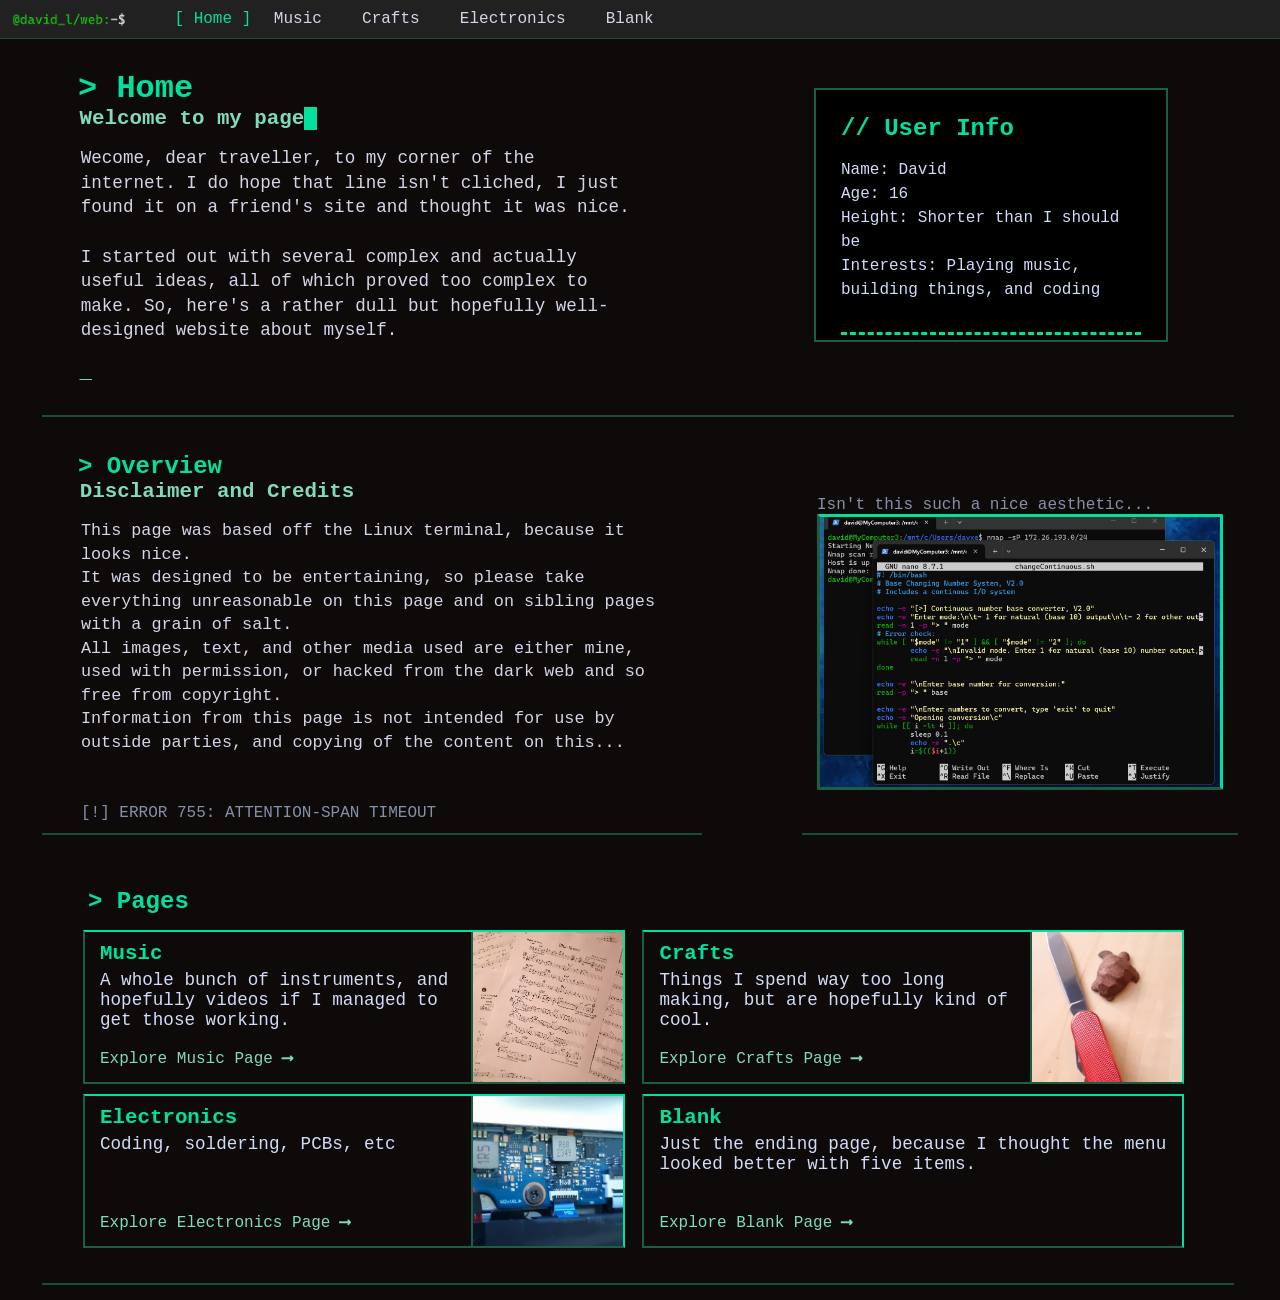
<file: index.html>
<!DOCTYPE html>
<html>
    <head>
        <meta charset="UTF-8">
        <meta name="viewport" content="width=device-width, initial-scale=1.0">
        <title>Homepage</title>
        <link rel="stylesheet" href="resources/format.css">
        <meta name="viewport" content="width=device-width, initial-scale=1.0">
    </head>

    <body>
        <header>
            <!-- START OF HEADER SECTION -->
            <p><img src="resources/username-final.png" alt="Username" class="floatright"></img></p>

            <!-- START OF MENU SECTION: For styling purposes, current page is not a paragraph, not a link -->
            <ul>
                <li><p>[ Home ]</p></li>
                <li><a href="1-music.html">Music</a></li>
                <li><a href="2-crafts.html">Crafts</a></li>
                <li><a href="3-electric.html">Electronics</a></li>
                <li><a href="4-blank.html">Blank</a></li>
            </ul> <!-- END OF MENU SECTION -->
        </header> <!-- END OF HEADER SECTION -->

        <div id="container"> <!-- START OF CONTAINER -->
            <div class="contentBar" id="intro"> <!-- START OF INTRO SECTION -->
                <div class="textBox">
                    <h1>> Home</h1>
                    <h2>Welcome to my page<mark>-</mark></h2>
                    <p>Wecome, dear traveller, to my corner of the internet. I do hope that line isn't cliched, I just found it on a friend's site and thought it was nice. <br><br>
                        I started out with several complex and actually useful ideas, all of which proved too complex to make.
                        So, here's a rather dull but hopefully well-designed website about myself.
                    </p>
                    <h2>_</h2>
                </div>

                <div class="terminal">
                    <h1>// User Info</h1>
                    <p>Name: David<br>Age: 16<br>Height: Shorter than I should be
                    <br>Interests: Playing music, building things, and coding
                    <br></p>
                    
                </div>
                
            </div> <!-- END OF INTRO SECTION -->

            <div class="contentBar splitLine">
                <div class="textBox">
                    <h1>> Overview</h1>
                    <h2>Disclaimer and Credits</h2>
                    <p>This page was based off the Linux terminal, because it looks nice. <br>
                    It was designed to be entertaining, so please take everything unreasonable on this page and on sibling pages with a grain of salt. <br>
                    All images, text, and other media used are either mine, used with permission, or hacked from the dark web and so free from copyright. <br>
                    Information from this page is not intended for use by outside parties, and copying of the content on this... <br><br><br><code>[!] ERROR 755: ATTENTION-SPAN TIMEOUT</code></p>
                    
                </div>

                <div class="imgCont">
                    <code>Isn't this such a nice aesthetic...</code>
                    <img src="resources/bash2.png" alt="another filler">
                </div>
            </div>

            <!-- START OF CONTENTS SECTION -->
            <div class="contentBar package" id="four">
                <div class="textBox">
                    <h1>> Pages</h1>
                </div>
                <div class="fourth box">
                    <img src="resources/music.jpg" alt="filler image">
                    <h1>Music</h1>
                    <p>A whole bunch of instruments, and hopefully videos if I managed to get those working.</p>
                    <a href="1-music.html">Explore Music Page <strong>⟶</strong></a>
                </div>
                <div class="fourth box">
                    <img src="resources/craft-update.jpg" alt="filler image">
                    <h1>Crafts</h1>
                    <p>Things I spend way too long making, but are hopefully kind of cool.</p>
                    <a href="2-crafts.html">Explore Crafts Page <strong>⟶</strong></a>
                </div>
                <div class="fourth box">
                    <img src="resources/chip.jpg" alt="filler image">
                    <h1>Electronics</h1>
                    <p>Coding, soldering, PCBs, etc</p>
                    <a href="3-electric.html">Explore Electronics Page <strong>⟶</strong></a>
                </div>
                <div class="fourth box">
                    <h1>Blank</h1>
                    <p>Just the ending page, because I thought the menu looked better with five items.</p>
                    <a href="4-blank.html">Explore Blank Page <strong>⟶</strong></a>
                </div>
            </div> <!-- END OF CONTENTS SECTION -->
        </div> <!-- END OF CONTAINER -->
    </body>
</html>
</file>
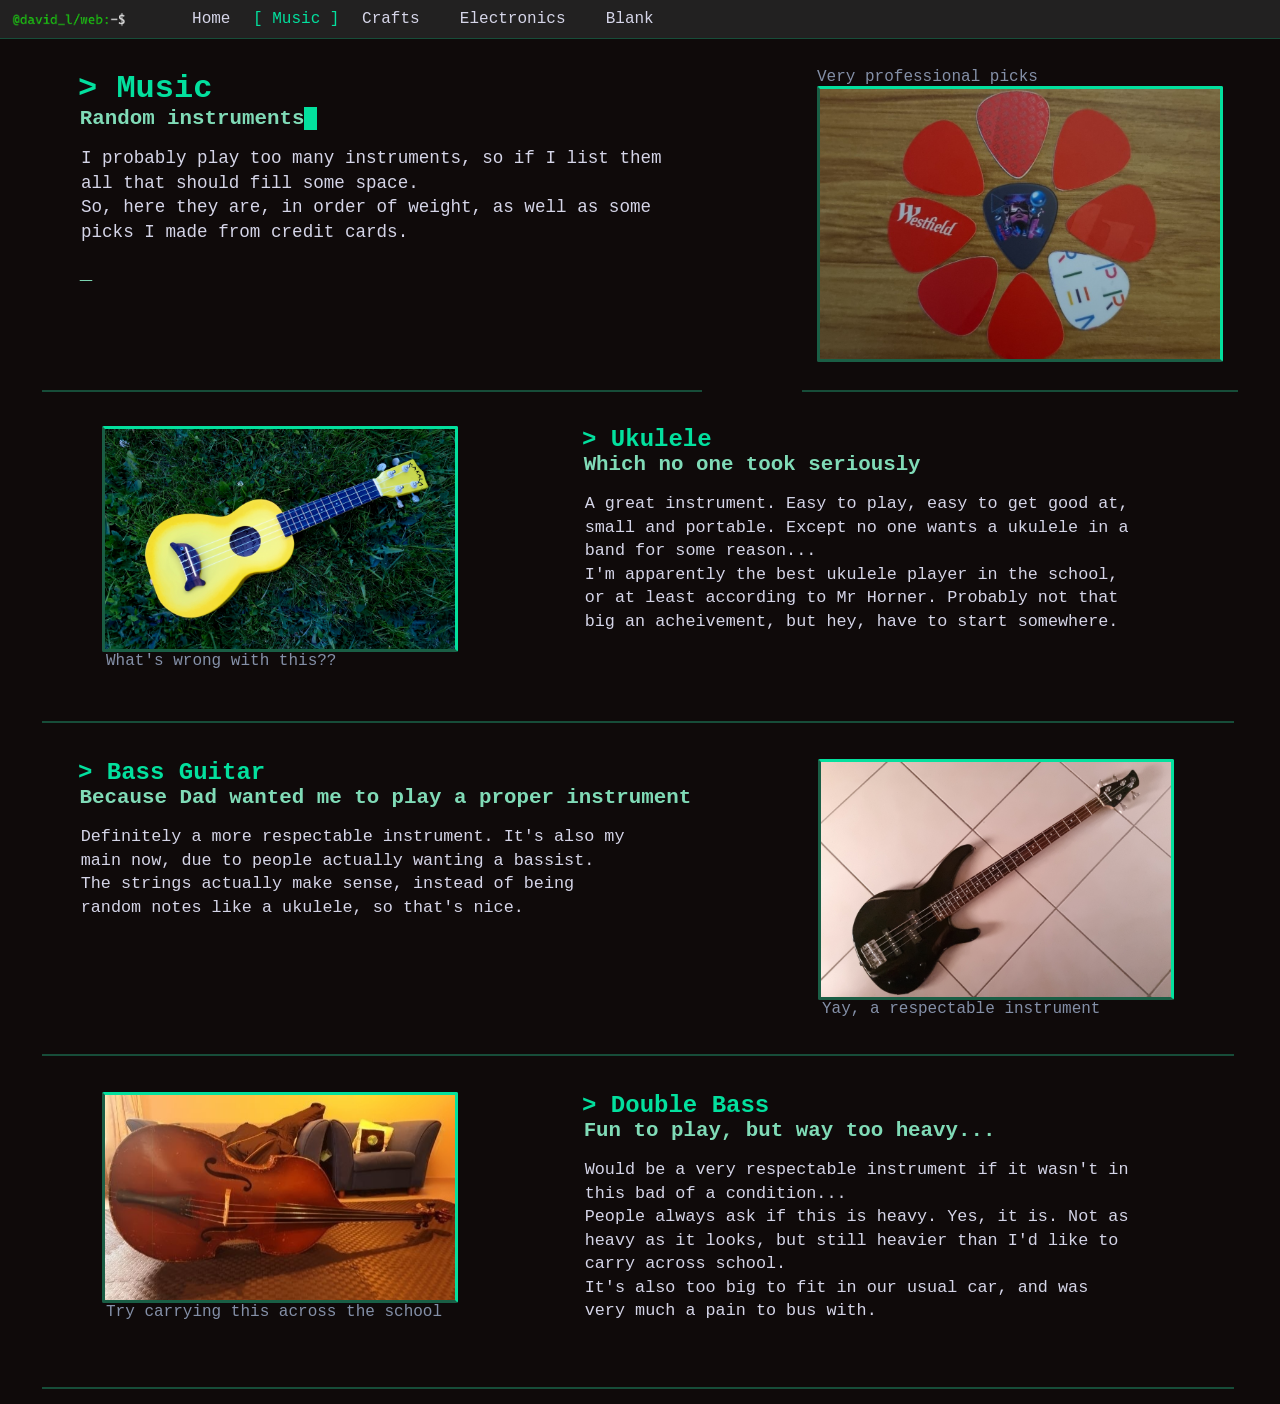
<file: 1-music.html>
<!DOCTYPE html>
<html>
    <head>
        <meta charset="UTF-8">
        <meta name="viewport" content="width=device-width, initial-scale=1.0">
        <title>Music</title>
        <link rel="stylesheet" href="resources/format.css">
        <meta name="viewport" content="width=device-width, initial-scale=1.0">
    </head>

    <body>
        <header>
            <!-- START OF HEADER SECTION -->
            <p><img src="resources/username-final.png" alt="Username" class="floatright"></img></p>

            <!-- START OF MENU SECTION: For styling purposes, current page is not a paragraph, not a link -->
            <ul>
                <li><a href="index.html">Home</a></li>
                <li><p>[ Music ]</p></li>
                <li><a href="2-crafts.html">Crafts</a>
                <li><a href="3-electric.html">Electronics</a></li>
                <li><a href="4-blank.html">Blank</a></li>
            </ul> <!-- END OF MENU SECTION -->
        </header> <!-- END OF HEADER SECTION -->

        <div id="container"> <!-- START OF CONTAINER -->
            <div class="contentBar splitLine" id="intro"> <!-- START OF INTRO SECTION -->
                <div class="textBox">
                    <h1>> Music</h1>
                    <h2>Random instruments<mark>-</mark></h2>
                    <p>I probably play too many instruments, so if I list them all that should fill some space.<br>
                        So, here they are, in order of weight, as well as some picks I made from credit cards.
                    </p>
                    <h2>_</h2>
                </div>

                <div class="imgCont">
                    <code>Very professional picks</code>
                    <img src="resources/picks.jpg" alt="guitar picks">
                </div>
                
            </div> <!-- END OF INTRO SECTION -->

            <!-- INSTRUMENT SECTIONS -->
            <div class="contentBar"> <!-- UKULELE SECTION -->
                <div class="imgCont">
                        <img src="resources/uke.jpg" alt="another filler" height="220">
                        <code>What's wrong with this??</code>
                </div>
                <div class="textBox">
                    <h1>> Ukulele</h1>
                    <h2>Which no one took seriously</h2>
                    <p>A great instrument. Easy to play, easy to get good at, small and portable. Except no one wants a ukulele in a band for some reason... <br>
                    I'm apparently the best ukulele player in the school, or at least according to Mr Horner. Probably not that big an acheivement, but hey, have to start somewhere.</p>
                </div>
                
            </div>
            <div class="contentBar"> <!-- BASS SECTION -->
                <div class="textBox">
                    <h1>> Bass Guitar</h1>
                    <h2>Because Dad wanted me to play a proper instrument</h2>
                    <p>Definitely a more respectable instrument. It's also my main now, due to people actually wanting a bassist. The strings actually make sense, instead of being random notes like a ukulele, so that's nice. <br>
                    </p>
                </div>
                <div class="imgCont">
                        <img src="resources/bass.jpg" alt="another filler" height="235">
                        <code>Yay, a respectable instrument</code>
                </div>
            </div>
            <div class="contentBar"> <!-- DOUBLE BASS SECTION -->
                <div class="imgCont">
                        <img src="resources/dbass-update.png" alt="another filler" height="205">
                        <code>Try carrying this across the school</code>
                </div>
                <div class="textBox">
                    <h1>> Double Bass</h1>
                    <h2>Fun to play, but way too heavy...</h2>
                    <p>Would be a very respectable instrument if it wasn't in this bad of a condition... <br>
                    People always ask if this is heavy. Yes, it is. Not as heavy as it looks, but still heavier than I'd like to carry across school. <br>
                    It's also too big to fit in our usual car, and was very much a pain to bus with.</p>
                </div>
            </div>
        </div> <!-- END OF CONTAINER -->
    </body>
</html>
</file>
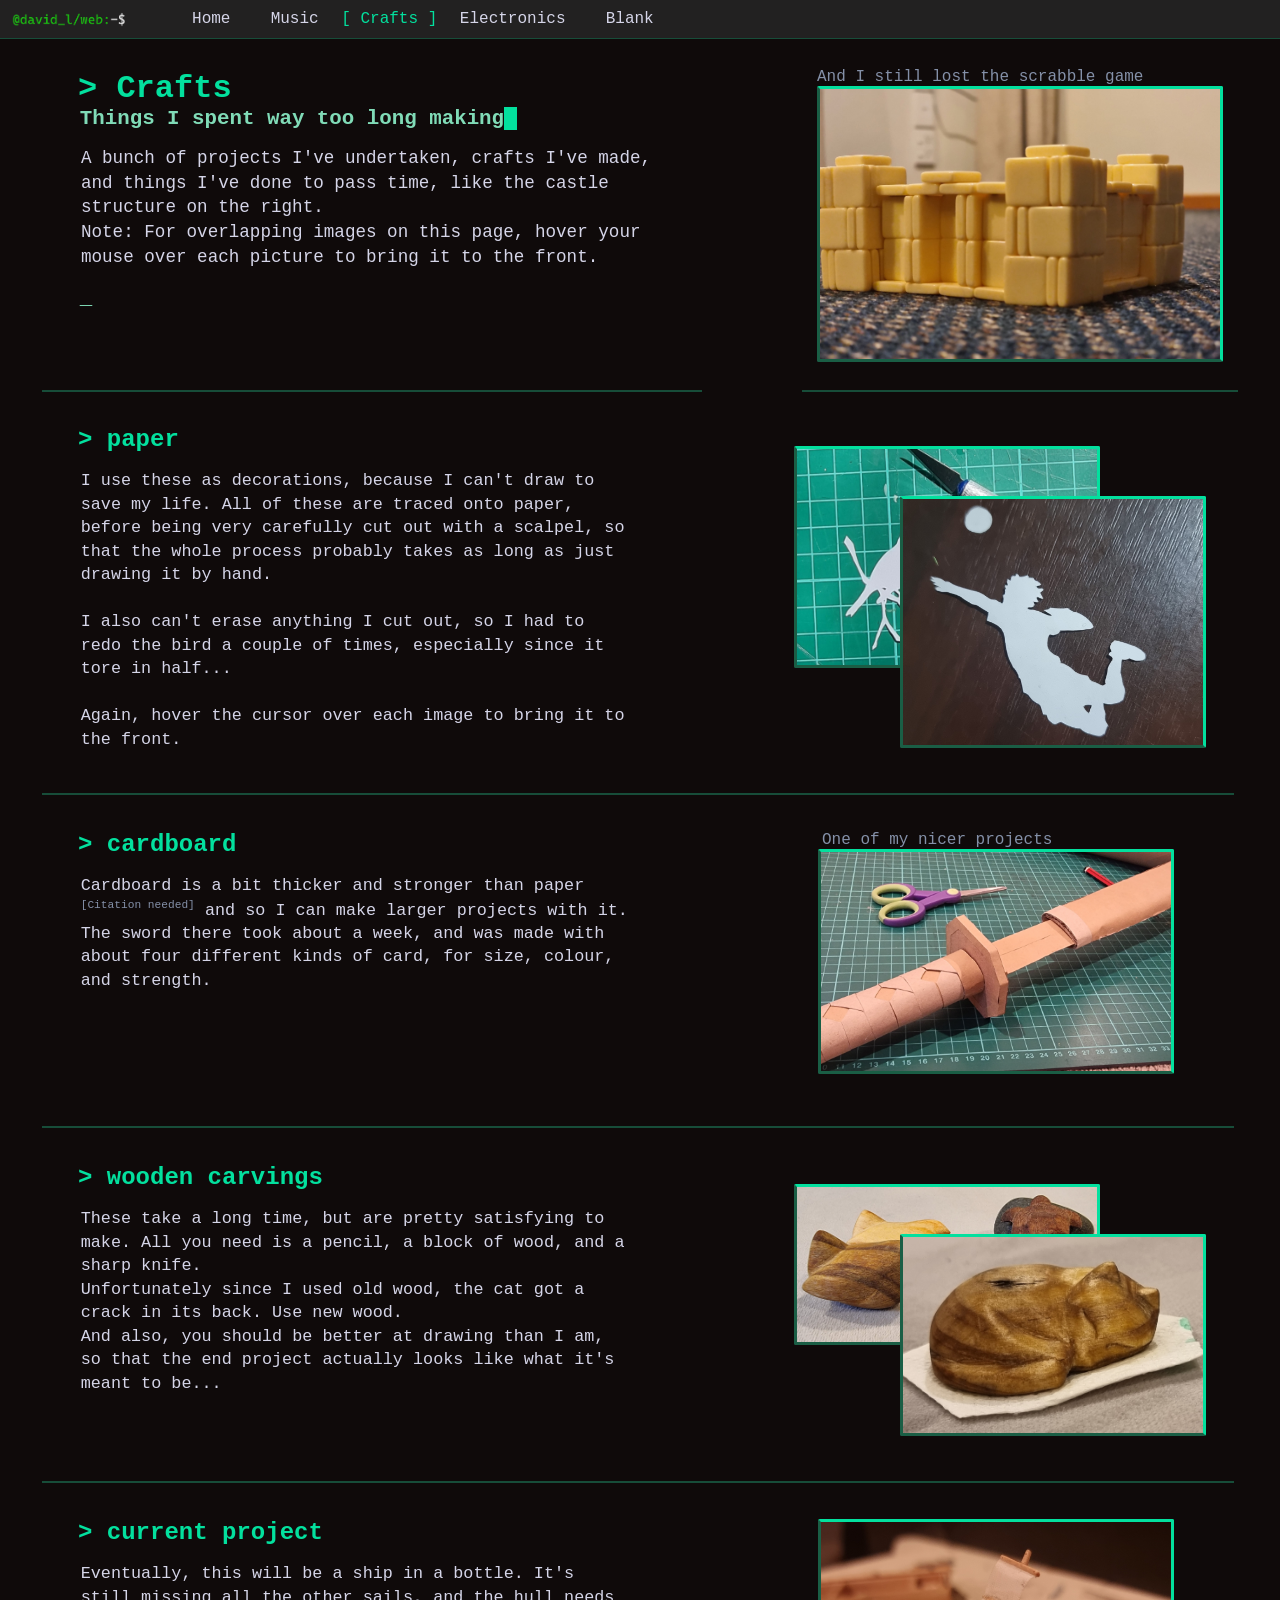
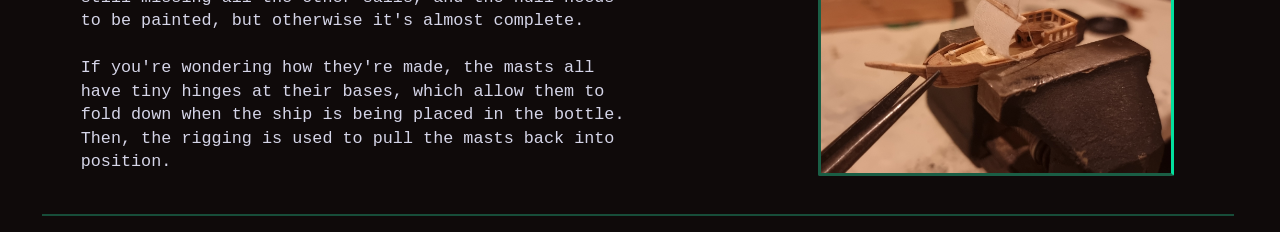
<file: 2-crafts.html>
<!DOCTYPE html>
<html>
    <head>
        <meta charset="UTF-8">
        <meta name="viewport" content="width=device-width, initial-scale=1.0">
        <title>Crafts</title>
        <link rel="stylesheet" href="resources/format.css">
        <meta name="viewport" content="width=device-width, initial-scale=1.0">
    </head>

    <body>
        <header>
            <!-- START OF HEADER SECTION -->
            <p><img src="resources/username-final.png" alt="Username" class="floatright"></img></p>

            <!-- START OF MENU SECTION: For styling purposes, current page is not a paragraph, not a link -->
            <ul>
                <li><a href="index.html">Home</a></li>
                <li><a href="1-music.html">Music</a>
                <li><p>[ Crafts ]</p></li>
                <li><a href="3-electric.html">Electronics</a></li>
                <li><a href="4-blank.html">Blank</a></li>
            </ul> <!-- END OF MENU SECTION -->
        </header> <!-- END OF HEADER SECTION -->

        <div id="container"> <!-- START OF CONTAINER -->
            <div class="contentBar splitLine" id="intro"> <!-- START OF INTRO SECTION -->
                <div class="textBox">
                    <h1>> Crafts</h1>
                    <h2>Things I spent way too long making<mark>-</mark></h2>
                    <p>A bunch of projects I've undertaken, crafts I've made, and things I've done to pass time, like the castle structure on the right. <br>
                        Note: For overlapping images on this page, hover your mouse over each picture to bring it to the front.
                    </p>
                    <h2>_</h2>
                </div>

                <div class="imgCont">
                    <code>And I still lost the scrabble game</code>
                    <img src="resources/scrabble.jpg" alt="castle">
                </div>
                
            </div> <!-- END OF INTRO SECTION -->

            <!-- CRAFTS SECTIONS -->
            <div class="contentBar doubleImg"> <!-- PAPER SECTION -->
                <div class="textBox">
                    <h1>> paper</h1>
                    <p>I use these as decorations, because I can't draw to save my life. All of these are traced onto paper, before being very carefully cut out with a scalpel,
                        so that the whole process probably takes as long as just drawing it by hand. <br><br>
                        I also can't erase anything I cut out, so I had to redo the bird a couple of times, especially since it tore in half... <br><br>
                        Again, hover the cursor over each image to bring it to the front.
                    </p>
                </div>
                <div class="doubleImgCont">
                        <img src="resources/paperbird.jpg" width="150" alt="volleyball paper">
                        <img id="overlap" src="resources/volley.jpeg" alt="bird">
                </div>
            </div>
            <div class="contentBar"> <!-- SWORD SECTION -->
                <div class="textBox">
                    <h1>> cardboard</h1>
                    <p>Cardboard is a bit thicker and stronger than paper <sup>[Citation needed]</sup> and so I can make larger projects with it. <br>
                    The sword there took about a week, and was made with about four different kinds of card, for size, colour, and strength.</p>
                </div>
                <div class="imgCont">
                        <code>One of my nicer projects</code>
                        <img src="resources/sword.jpg" alt="another filler">
                </div>
            </div>
            <div class="contentBar doubleImg"> <!-- CARVINGS SECTION -->
                <div class="textBox">
                    <h1>> wooden carvings</h1>
                    <p>These take a long time, but are pretty satisfying to make. All you need is a pencil, a block of wood, and a sharp knife. <br>
                        Unfortunately since I used old wood, the cat got a crack in its back. Use new wood. <br>
                        And also, you should be better at drawing than I am, so that the end project actually looks like what it's meant to be...
                    </p>
                </div>
                <div class="doubleImgCont">
                        <img src="resources/carve.jpg" width="150" alt="volleyball paper">
                        <img id="overlap" src="resources/woodcat.jpg" alt="bird">
                </div>
            </div>
            <div class="contentBar"> <!-- SHIP SECTION -->
                <div class="textBox">
                    <h1>> current project</h1>
                    <p>Eventually, this will be a ship in a bottle. It's still missing all the other sails, and the hull needs to be painted, but otherwise it's almost complete.<br><br>
                    If you're wondering how they're made, the masts all have tiny hinges at their bases, which allow them to fold down when the ship is being placed in the bottle.
                    Then, the rigging is used to pull the masts back into position.</p>
                </div>
                <div class="imgCont">
                        <img src="resources/ship2-updated.jpg" alt="another filler">
                </div>
            </div>
        </div> <!-- END OF CONTAINER -->
    </body>
</html>
</file>
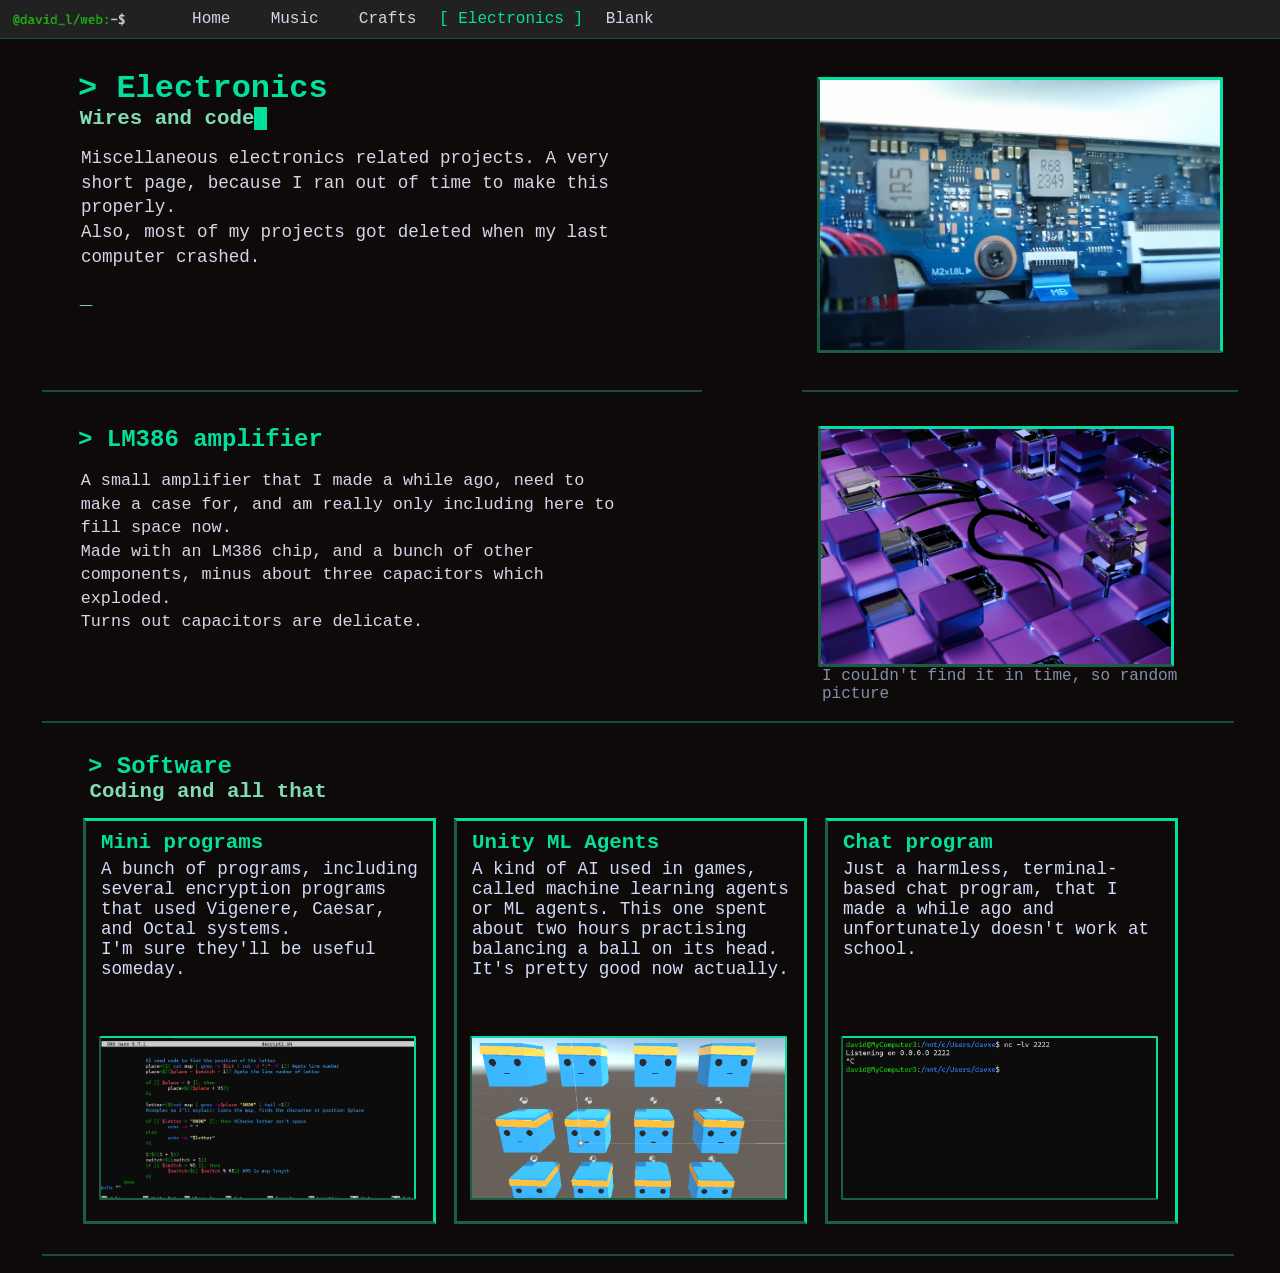
<file: 3-electric.html>
<!DOCTYPE html>
<html>
    <head>
        <meta charset="UTF-8">
        <meta name="viewport" content="width=device-width, initial-scale=1.0">
        <title>Electronics</title>
        <link rel="stylesheet" href="resources/format.css">
        <meta name="viewport" content="width=device-width, initial-scale=1.0">
    </head>

    <body>
        <header>
            <!-- START OF HEADER SECTION -->
            <p><img src="resources/username-final.png" alt="Username" class="floatright"></img></p>

            <!-- START OF MENU SECTION: For styling purposes, current page is not a paragraph, not a link -->
            <ul>
                <li><a href="index.html">Home</a></li>
                <li><a href="1-music.html">Music</a>
                <li><a href="2-crafts.html">Crafts</a></li>
                <li><p>[ Electronics ]</p></li>
                <li><a href="4-blank.html">Blank</a></li>
            </ul> <!-- END OF MENU SECTION -->
        </header> <!-- END OF HEADER SECTION -->

        <div id="container"> <!-- START OF CONTAINER -->
            <div class="contentBar splitLine" id="intro"> <!-- START OF INTRO SECTION -->
                <div class="textBox">
                    <h1>> Electronics</h1>
                    <h2>Wires and code<mark>-</mark></h2>
                    <p>Miscellaneous electronics related projects. A very short page, because I ran out of time to make this properly. <br>
                        Also, most of my projects got deleted when my last computer crashed.
                    </p>
                    <h2>_</h2>
                </div>

                <div class="imgCont">
                    <img src="resources/chip.jpg" alt="Soldering iron">
                </div>
                
            </div> <!-- END OF INTRO SECTION -->

            <!-- SECTION 1: HARDWARE -->
            <div class="contentBar"> <!-- lm386 SECTION -->
                <div class="textBox">
                    <h1>> LM386 amplifier</h1>
                    <p>A small amplifier that I made a while ago, need to make a case for, and am really only including here to fill space now. <br>
                    Made with an LM386 chip, and a bunch of other components, minus about three capacitors which exploded. <br>
                    Turns out capacitors are delicate.</p>
                </div>
                <div class="imgCont">
                        <img src="resources/kali-tiles-purple.jpg" alt="another filler" height="235">
                        <code>I couldn't find it in time, so random picture</code>
                </div>
            </div>
            <!-- SECTION 2: SOFTWARE -->
            <div class="contentBar package" id="three">
                <div class="textBox">
                    <h1>> Software</h1>
                    <h2>Coding and all that</h2>
                </div>
                <div class="third box">
                    <h1>Mini programs</h1>
                    <p>A bunch of programs, including several encryption programs that used Vigenere, Caesar, and Octal systems. <br>
                    I'm sure they'll be useful someday.</p>
                    <img src="resources/decript.png" alt="filler image">
                </div>
                <div class="third box">
                    <h1>Unity ML Agents</h1>
                    <p>A kind of AI used in games, called machine learning agents or ML agents.
                        This one spent about two hours practising balancing a ball on its head. It's pretty good now actually.
                    </p>
                    <img src="resources/ml.png" alt="filler image">
                </div>
                <div class="third box">
                    <h1>Chat program</h1>
                    <p>Just a harmless, terminal-based chat program, that I made a while ago and unfortunately doesn't work at school.</p>
                    <img src="resources/nc.png" alt="filler image">
                </div>
            </div> <!-- END OF HARDWARE SECTION -->
        </div> <!-- END OF CONTAINER -->
    </body>
</html>
</file>
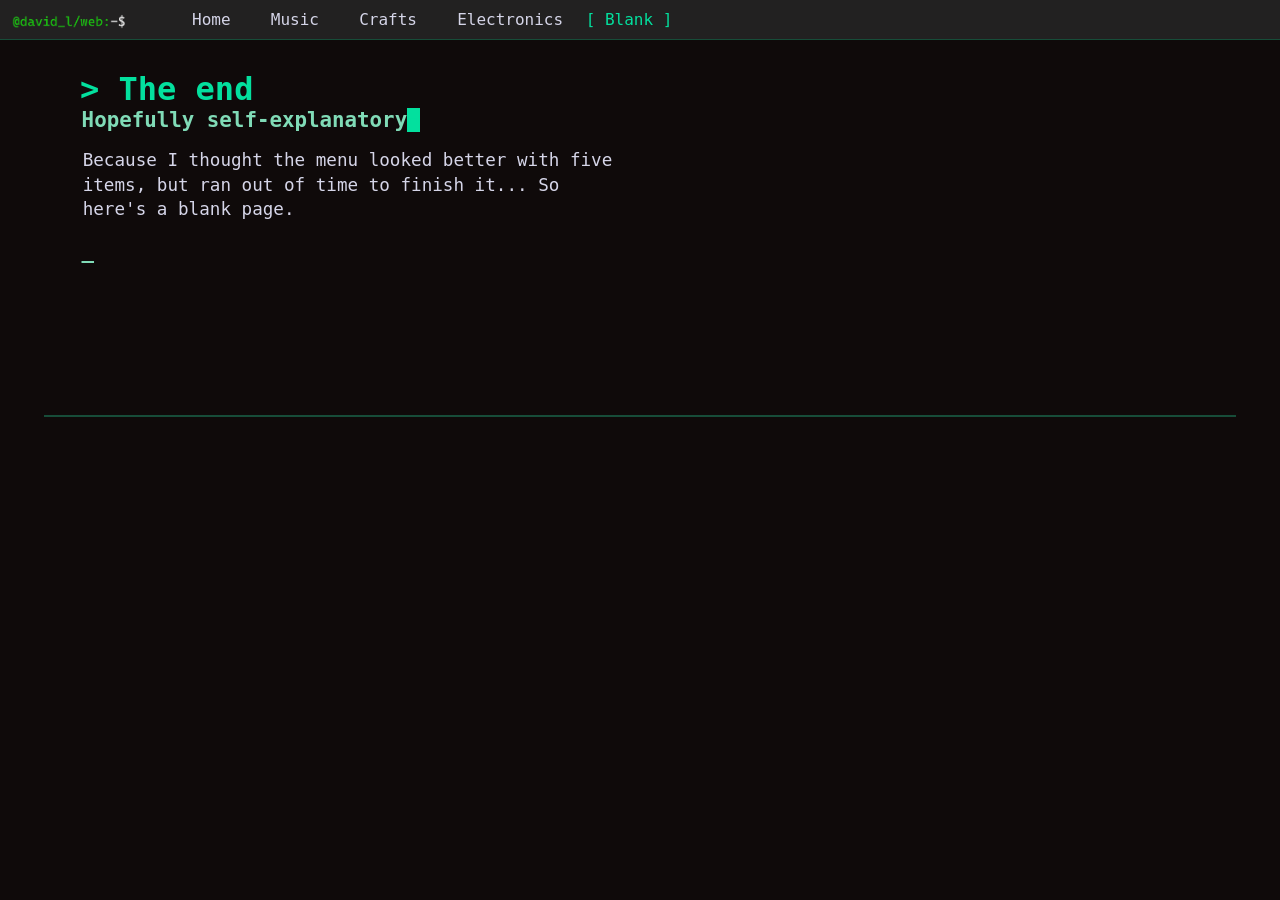
<file: 4-blank.html>
<!DOCTYPE html>
<html>
    <head>
        <meta charset="UTF-8">
        <meta name="viewport" content="width=device-width, initial-scale=1.0">
        <title>Homepage</title>
        <link rel="stylesheet" href="resources/format.css">
        <meta name="viewport" content="width=device-width, initial-scale=1.0">
    </head>

    <body>
        <header>
            <!-- START OF HEADER SECTION -->
            <p><img src="resources/username-final.png" alt="Username" class="floatright"></img></p>

            <!-- START OF MENU SECTION: For styling purposes, current page is not a paragraph, not a link -->
            <ul>
                <li><a href="index.html">Home</a></li>
                <li><a href="1-music.html">Music</a></li>
                <li><a href="2-crafts.html">Crafts</a></li>
                <li><a href="3-electric.html">Electronics</a></li>
                <li><p>[ Blank ]</p></li>
            </ul> <!-- END OF MENU SECTION -->
        </header> <!-- END OF HEADER SECTION -->

        <div id="container"> <!-- START OF CONTAINER -->
            <div class="contentBar" id="intro"> <!-- START OF INTRO SECTION -->
                <div class="textBox">
                    <h1>> The end</h1>
                    <h2>Hopefully self-explanatory<mark>-</mark></h2>
                    <p>Because I thought the menu looked better with five items, but ran out of time to finish it...
                        So here's a blank page.
                    </p>
                    <h2>_</h2>
                </div>
            </div> <!-- END OF INTRO SECTION -->

        </div> <!-- END OF CONTAINER -->
    </body>
</html>
</file>
<file: resources/format.css>
body {
    background-color: #0f0a0a;
    font-family: monospace;
    margin: 0px;
    padding: 0px;   
    padding-bottom: 15px; 
}
h1, h2 {
    width: max-content;
}
mark {
    background-color: #03e09e;
    color: #03e09e;
}
code {
    color: #8490A8;
    font-size: 1rem;
}
img {/* ALT TEXT COLOUR */
    color: #8490A8;
    object-fit: cover;
}
sup {
    font-size: 0.7rem;
    color: #8490A8;
}

/* MINI ELEMENTS: INLINE ADDITIONS */
.textBox {
    display: inline-block;
    width: 48%;
    margin-right: 7%;
    height: fit-content;
    /* border: dotted 3px #03e09e; LINE FOR DEBUG USE ONLY */
}
.imgCont {
    padding: 0px;
    height: fit-content;
    width: 37%;
    display: flex;
    flex-direction: column;
    justify-content: center;
    gap: 0px;
}
.terminal {
    height: 200px;
    width: 300px;
    align-self: center;
    background-color: #000000;
    border: solid 2px #1a5e45;
    padding: 25px;
    margin-right: 30px;
    margin-left: auto;
}
.terminal h1 {
   color: #03e09e;
   padding: 0px;
   margin: 0px;
   font-size: 1.5rem;
}
.terminal p {
    color: #d2dcf9;
    font-size: 1rem;
    padding-bottom: 30px;
    border-bottom: dashed 3px #03e09e;
    line-height: 1.5;
}


/* HEADER STYLES */
header {
    width: 100vw;
    z-index: 10;
    height: min-content;
    border-bottom: solid 1px #174d39;
    padding: 10px;
    margin: 0px;
    font-family: monospace;
    background-color: #222121;
    position: fixed;
}
header h1 {
    color: #d2dcf9;
    font-size: 30;
}
header ul {
    margin: 0px;
    margin-left: 30px;
    padding: 0px;
    display: inline-flex;
    justify-content: space-evenly;
    gap: 5px;
}
header li { /*Common link and paragraph style*/
    display: inline-flex;
    justify-content: center;
    font-size: 1rem;
    font-weight: normal;
    text-wrap-mode: nowrap;
    height: min-content;
    /* border: dotted 2px #03e09e; DEBUG LINE */
}
header p {
    display: inline;
    color: #03e09e;
    margin: 0px;
    /*margin-right: 0.7vw;
    margin-left: 0.7vw;*/
}
header a:link, header a:visited {
    padding-right: 1.1rem;
    padding-left: 1.1rem;
    color: #d5d5e8;
    text-decoration: none;
}
header a:hover, header a:active {
    color: #03e09e;
    text-decoration: underline;
}
header img {
    height: 15px;
    vertical-align: middle;
}

/* CONTAINER */
#container {
    display: block;
    height: fit-content;
    width: min-content;
    margin-left: auto;
    margin-right: auto;
}

/* CONTENT BAR */
.contentBar {
    display: inline-flex;
    justify-content: flex-start;
    align-items: flex-start;
    gap: 100px;

    height: 270px;
    width: 1120px;
    padding-top: 36px;
    padding-bottom: 25px;
    padding-left: 36px;
    padding-right: 36px;
    border-bottom: solid 2px #174d39;
    margin-top: 0;
}
.contentBar .textBox h1 {
    color: #03e09e;
    font-size: 1.5rem;
    margin: 0;
    padding: 0;
    top: 100px;
    /* border: dotted 2px #03e09e; DEBUG LINE */
}
.contentBar .textBox h2 {
    color: #80dbb7;
    font-size: 1.3rem;
    margin: 0;
    margin-left: 0.3%;
    padding: 0;
    /* border: dotted 2px #03e09e; DEBUG LINE */
}
.contentBar .textBox p {
    display: inline-block;
    margin-top: 1rem;
    margin-left: 0.5%;
    padding: 0;
    width: 550px; /* 55%*/
    height: fit-content;
    color: #d5d5e8;
    font-size: 1.05rem;
    line-height: 1.4;
    /* border: dotted 2px #03e09e; DEBUG LINE */
}
.contentBar .imgCont code {
    margin-right: auto;
    margin-left: 28px;
    align-self: flex-start;
}
.contentBar img {
    width: 350px;
    
    margin-left: auto;
    margin-right: auto;
    padding: 0;
    border-right: solid 3px #03e09e;
    border-left: solid 3px #1a5e45;
    border-top: solid 3px #03e09e;
    border-bottom: solid 3px #1a5e45;
    border-radius: 2px;
}



/* SPECIAL BLOCK STYLING */

/* INTRO STYLES */
#intro.contentBar {
    padding-top: 0px;
    margin-top: 40px;
    height: 350px;
}
#intro.contentBar .textBox h1 {
    color: #03e09e;
    font-size: 2rem;
    margin: 0;
    padding: 0;
}
#intro.contentBar .textBox {
    height: 100%;
    padding-top: 30px;
}
#intro.contentBar .textBox p {
    font-size: 1.1rem;
}
/* END OF INTRO STYLESA */


/* SPLIT BOX STYLES */
.splitLine.contentBar {
    border: none;
    height: 380px;
    width: 1196px;
    padding-left: 0px;
    padding-right: 0px;
}

.splitLine.contentBar .textBox {
    width: 100%;
    height: 100%;
    margin: 0px;
    padding-left: 36px;
    padding-right: 36px;
    border-bottom: solid 2px #174d39;
}
#intro.splitLine.contentBar .textBox {
    padding-top: 0px;
}
#intro.splitLine.contentBar h1 {
    margin-top: 30px;
}
.splitLine.contentBar .textBox p {
    width: 100%;
}
.splitLine.contentBar .imgCont {
    height: 100%;
    width: 60%;
    border-bottom: solid 2px #174d39;
    padding-left: 15px;
    padding-right: 15px;
}
.splitLine.contentBar img {
    width: 400px;
    height: 270px;
}
.splitLine.contentBar .imgCont code {
    margin-left: 0px;
}
#intro.splitLine.contentBar {
    margin-bottom: 0px;
    padding-bottom: 0px;
}
/* END OF SPLIT BOX STYLES */

/* START OF FOUR BOXES STYLES */
.package.contentBar {
    height: 370px;
    display: block;
    padding-top: 0px;
}
.package.contentBar .textBox {
    display: block;
    margin: 10px;
    margin-top: 30px;
}
.box {
    padding: 0px;
    border-right: solid 2px #03e09e;
    border-left: solid 2px #1a5e45;
    border-top: solid 2px #03e09e;
    border-bottom: solid 2px #1a5e45;
    margin: 5px;
    display: inline-block;
    vertical-align: top;
}
.box img {
    position: relative;
    z-index: -1;
    height: 100%;
    border-right: solid 2px #03e09e;
    border-left: solid 2px #1a5e45;
    border-top: solid 2px #03e09e;
    border-bottom: solid 2px #1a5e45;
    margin: -2px;
    margin-left: 15px;
    float: right;
}
.box .imgCont {
    height: min-content;
    width: min-content;
    margin: 5%;
}
.box h1 {
    color: #03e09e;
    font-size: 1.3rem;
    margin-top: 10px;
    margin-bottom: 5px;
    margin-left: 15px;
}
.box p {
    color: #d2dcf9;
    font-size: 1.1rem;
    margin-top: 5px;
    margin-left: 15px;
    margin-right: 15px;
    height: 40%;
}
.box a {
    width: max-content;
    font-size: 1rem;
    margin-left: 15px;
}
.box a:link, .box a:visited {
    color: #80dbb7;
    text-decoration: none;
    position: block;
}
.box a:hover, .box a:active {
    color: #03e09e;
    text-decoration: underline;
}

/* SPECIFIC SMALL BOX STYELS */
.fourth img {
    width: 150px;
}
.third img {
    width: 90%;
    height: 40%;
    margin: 5%;
}
.half img {
    width: 90%;
    height: 50%;
    margin: 5%
}
.fourth {
    height: 150px;
    width: 48%;
}
.third p {
    height: 40%;
    margin-bottom: 0px;
}
.third {
    height: 400px;
    width: 31%;
    border-right: solid 3px #03e09e;
    border-left: solid 3px #1a5e45;
    border-top: solid 3px #03e09e;
    border-bottom: solid 3px #1a5e45;
}
.half {
    height: 300px;
    width: 48%;
}
.half p {
    height: 20%;
}
#three.package.contentBar {
    height: fit-content;
}

/* DOUBLE IMAGE STYLES */
.contentBar.doubleImg {
    height: fit-content;
}
.doubleImgCont {
    display: inline-flex;
    align-self: center;
    width: 370px;
    height: 100%;
    margin-top: 20px;
    margin-bottom: 20px;
}
.doubleImgCont img {
    width: 300px;
    height: fit-content;
    margin: 0px;
}
.doubleImgCont #overlap {
    margin-left: -200px;
    margin-top: 50px;
}
.doubleImgCont img:hover {
    z-index: 2;
}
.doubleImgCont img{
    z-index: 1;
}
</file>
